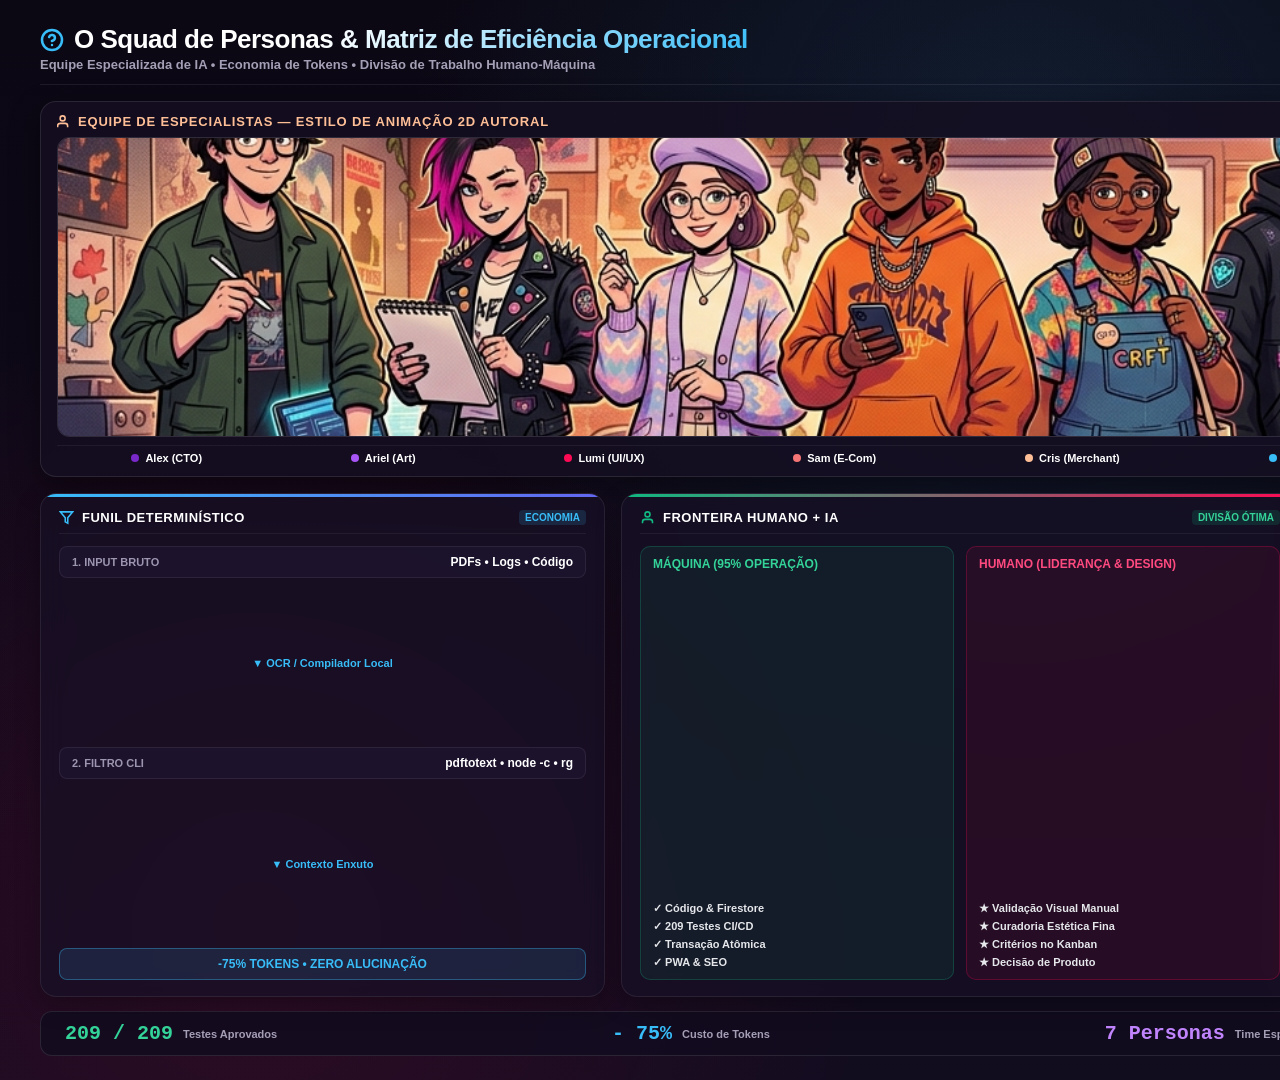
<file: presentation/metodologia_ia_governanca.html>
<!DOCTYPE html>
<html lang="pt-BR">
<head>
  <meta charset="UTF-8">
  <meta name="viewport" content="width=1920, height=1080, initial-scale=1.0">
  <title>Squad de Personas e Matriz de Eficiência - JEZ Collections</title>
  <style>
    * {
      margin: 0;
      padding: 0;
      box-sizing: border-box;
      -webkit-font-smoothing: antialiased;
    }

    body {
      width: 1920px;
      height: 1080px;
      background-color: #0b0713;
      background-image: 
        radial-gradient(circle at 80% 15%, rgba(56, 189, 248, 0.12) 0%, transparent 45%),
        radial-gradient(circle at 20% 85%, rgba(253, 10, 84, 0.12) 0%, transparent 45%),
        linear-gradient(180deg, #0b0713 0%, #120c1f 100%);
      font-family: -apple-system, BlinkMacSystemFont, "Segoe UI", Roboto, sans-serif;
      color: #f1f0f5;
      overflow: hidden;
      display: flex;
      flex-direction: column;
      padding: 24px 40px;
    }

    /* HEADER */
    .header {
      display: flex;
      justify-content: space-between;
      align-items: center;
      margin-bottom: 16px;
      border-bottom: 1px solid rgba(255, 255, 255, 0.08);
      padding-bottom: 12px;
    }

    .header-title-wrap h1 {
      font-size: 26px;
      font-weight: 900;
      letter-spacing: -0.5px;
      background: linear-gradient(135deg, #ffffff 40%, #38bdf8 100%);
      -webkit-background-clip: text;
      -webkit-text-fill-color: transparent;
      display: flex;
      align-items: center;
      gap: 10px;
    }

    .header-title-wrap p {
      font-size: 13px;
      color: #a59fb6;
      font-weight: 600;
      margin-top: 2px;
    }

    .header-badges {
      display: flex;
      gap: 10px;
    }

    .pill {
      padding: 5px 12px;
      border-radius: 999px;
      font-size: 11px;
      font-weight: 800;
      text-transform: uppercase;
      letter-spacing: 0.5px;
    }

    .pill-cyan { background: rgba(56, 189, 248, 0.15); color: #38bdf8; border: 1px solid rgba(56, 189, 248, 0.35); }
    .pill-magenta { background: rgba(253, 10, 84, 0.15); color: #ff4a80; border: 1px solid rgba(253, 10, 84, 0.35); }
    .pill-emerald { background: rgba(16, 185, 129, 0.15); color: #34d399; border: 1px solid rgba(16, 185, 129, 0.35); }

    /* SEÇÃO 1: BANNER DO SQUAD 2D (PARTE SUPERIOR) */
    .squad-banner-card {
      background: rgba(20, 14, 33, 0.8);
      border: 1px solid rgba(255, 255, 255, 0.1);
      border-radius: 16px;
      padding: 12px 16px;
      margin-bottom: 16px;
      display: flex;
      flex-direction: column;
      box-shadow: 0 10px 30px rgba(0, 0, 0, 0.4);
      position: relative;
    }

    .squad-banner-top {
      display: flex;
      justify-content: space-between;
      align-items: center;
      margin-bottom: 8px;
    }

    .squad-banner-title {
      font-size: 13px;
      font-weight: 800;
      text-transform: uppercase;
      letter-spacing: 0.8px;
      color: #febf97;
      display: flex;
      align-items: center;
      gap: 6px;
    }

    .squad-art-frame {
      width: 100%;
      height: 300px;
      border-radius: 12px;
      overflow: hidden;
      position: relative;
      border: 1px solid rgba(255, 255, 255, 0.12);
      box-shadow: inset 0 0 20px rgba(0, 0, 0, 0.8);
    }

    .squad-art-img {
      width: 100%;
      height: 100%;
      object-fit: cover;
      object-position: center 30%;
    }

    .squad-badges-row {
      display: flex;
      justify-content: space-around;
      margin-top: 8px;
      padding-top: 6px;
      border-top: 1px solid rgba(255, 255, 255, 0.06);
    }

    .persona-pill-tag {
      font-size: 11px;
      font-weight: 800;
      color: #ffffff;
      display: flex;
      align-items: center;
      gap: 6px;
    }

    .dot {
      width: 8px;
      height: 8px;
      border-radius: 50%;
    }

    /* SEÇÃO 2: MATRIZ DE EFICIÊNCIA (3 BLOCOS VISUAIS NA BASE) */
    .bottom-grid {
      display: grid;
      grid-template-columns: 1fr 1.2fr 1fr;
      gap: 16px;
      flex: 1;
      height: calc(1080px - 510px);
    }

    .matriz-card {
      background: rgba(23, 16, 38, 0.7);
      backdrop-filter: blur(14px);
      border: 1px solid rgba(255, 255, 255, 0.08);
      border-radius: 16px;
      padding: 16px 18px;
      display: flex;
      flex-direction: column;
      box-shadow: 0 8px 24px rgba(0, 0, 0, 0.3);
      position: relative;
      overflow: hidden;
    }

    .matriz-card::before {
      content: "";
      position: absolute;
      top: 0;
      left: 0;
      right: 0;
      height: 3px;
    }

    .card-funnel::before { background: linear-gradient(90deg, #38BDF8, #6366F1); }
    .card-hitl::before { background: linear-gradient(90deg, #10B981, #FD0A54); }
    .card-rule::before { background: linear-gradient(90deg, #A855F7, #FEBF97); }

    .matriz-card-header {
      display: flex;
      justify-content: space-between;
      align-items: center;
      margin-bottom: 12px;
      padding-bottom: 8px;
      border-bottom: 1px solid rgba(255, 255, 255, 0.06);
    }

    .matriz-card-title {
      font-size: 13px;
      font-weight: 800;
      text-transform: uppercase;
      letter-spacing: 0.5px;
      color: #ffffff;
      display: flex;
      align-items: center;
      gap: 8px;
    }

    /* BLOCO 1: FUNIL DETERMINÍSTICO */
    .funnel-steps {
      display: flex;
      flex-direction: column;
      gap: 8px;
      flex: 1;
      justify-content: space-between;
    }

    .funnel-stage {
      background: rgba(32, 22, 53, 0.6);
      border: 1px solid rgba(255, 255, 255, 0.07);
      border-radius: 8px;
      padding: 8px 12px;
      display: flex;
      align-items: center;
      justify-content: space-between;
    }

    .funnel-stage-label {
      font-size: 11px;
      font-weight: 800;
      color: #9d96b0;
      text-transform: uppercase;
    }

    .funnel-stage-value {
      font-size: 12px;
      font-weight: 700;
      color: #ffffff;
      display: flex;
      align-items: center;
      gap: 6px;
    }

    .funnel-arrow-down {
      display: flex;
      align-items: center;
      justify-content: center;
      color: #38BDF8;
      font-size: 11px;
      font-weight: 900;
      margin: -4px 0;
    }

    .funnel-result-box {
      background: rgba(56, 189, 248, 0.12);
      border: 1px solid rgba(56, 189, 248, 0.35);
      border-radius: 8px;
      padding: 8px 10px;
      text-align: center;
      font-size: 12px;
      font-weight: 800;
      color: #38bdf8;
    }

    /* BLOCO 2: FRONTEIRA HUMANO + IA */
    .hitl-split-box {
      display: grid;
      grid-template-columns: 1fr 1fr;
      gap: 12px;
      flex: 1;
    }

    .hitl-col {
      border-radius: 10px;
      padding: 10px 12px;
      display: flex;
      flex-direction: column;
      justify-content: space-between;
    }

    .hitl-col-ia {
      background: rgba(16, 185, 129, 0.08);
      border: 1px solid rgba(16, 185, 129, 0.25);
    }

    .hitl-col-human {
      background: rgba(253, 10, 84, 0.08);
      border: 1px solid rgba(253, 10, 84, 0.25);
    }

    .hitl-col-header {
      font-size: 12px;
      font-weight: 800;
      text-transform: uppercase;
      margin-bottom: 6px;
      display: flex;
      align-items: center;
      gap: 6px;
    }

    .hitl-col-ia .hitl-col-header { color: #34d399; }
    .hitl-col-human .hitl-col-header { color: #ff4a80; }

    .hitl-micro-list {
      list-style: none;
      display: flex;
      flex-direction: column;
      gap: 5px;
      font-size: 11px;
      color: #e5e7eb;
      font-weight: 600;
    }

    .hitl-micro-list li {
      display: flex;
      align-items: center;
      gap: 6px;
    }

    /* BLOCO 3: REGRA DA REPETIÇÃO & SKILLS */
    .rule-decision-tree {
      display: flex;
      flex-direction: column;
      gap: 8px;
      flex: 1;
      justify-content: space-between;
    }

    .decision-question-box {
      background: rgba(168, 85, 247, 0.12);
      border: 1px solid rgba(168, 85, 247, 0.35);
      border-radius: 8px;
      padding: 8px 12px;
      text-align: center;
      font-size: 12px;
      font-weight: 800;
      color: #e9d5ff;
    }

    .decision-branches {
      display: flex;
      gap: 10px;
    }

    .branch-box {
      flex: 1;
      background: rgba(32, 22, 53, 0.6);
      border: 1px solid rgba(255, 255, 255, 0.08);
      border-radius: 8px;
      padding: 8px 10px;
      display: flex;
      flex-direction: column;
      gap: 4px;
    }

    .branch-tag {
      font-size: 10px;
      font-weight: 800;
      padding: 2px 6px;
      border-radius: 4px;
      width: fit-content;
    }

    .branch-tag-no { background: rgba(255, 255, 255, 0.1); color: #ccc; }
    .branch-tag-yes { background: rgba(253, 10, 84, 0.25); color: #ff4a80; }

    .branch-action {
      font-size: 11px;
      font-weight: 700;
      color: #ffffff;
      line-height: 1.3;
    }

    /* METRICS FOOTER */
    .metrics-bar {
      margin-top: 14px;
      background: rgba(18, 12, 31, 0.85);
      border: 1px solid rgba(255, 255, 255, 0.1);
      border-radius: 12px;
      padding: 10px 24px;
      display: flex;
      justify-content: space-between;
      align-items: center;
    }

    .metric-item {
      display: flex;
      align-items: center;
      gap: 10px;
    }

    .metric-value {
      font-size: 20px;
      font-weight: 900;
      font-family: ui-monospace, Consolas, monospace;
    }

    .metric-label {
      font-size: 11px;
      color: #a59fb6;
      font-weight: 700;
    }
  </style>
</head>
<body>

  <!-- HEADER -->
  <header class="header">
    <div class="header-title-wrap">
      <h1>
        <svg width="24" height="24" viewBox="0 0 24 24" fill="none" stroke="#38BDF8" stroke-width="2.5" stroke-linecap="round" stroke-linejoin="round">
          <circle cx="12" cy="12" r="10"></circle>
          <path d="M9.09 9a3 3 0 0 1 5.83 1c0 2-3 3-3 3"></path>
          <line x1="12" y1="17" x2="12.01" y2="17"></line>
        </svg>
        O Squad de Personas & Matriz de Eficiência Operacional
      </h1>
      <p>Equipe Especializada de IA • Economia de Tokens • Divisão de Trabalho Humano-Máquina</p>
    </div>
    <div class="header-badges">
      <span class="pill pill-cyan">Deterministic First</span>
      <span class="pill pill-magenta">Orquestrador Leve</span>
      <span class="pill pill-emerald">Human-in-the-Loop</span>
    </div>
  </header>

  <!-- 1. BANNER DO SQUAD 2D -->
  <section class="squad-banner-card">
    <div class="squad-banner-top">
      <span class="squad-banner-title">
        <svg width="15" height="15" viewBox="0 0 24 24" fill="none" stroke="currentColor" stroke-width="2.5"><path d="M17 21v-2a4 4 0 0 0-4-4H5a4 4 0 0 0-4 4v2"></path><circle cx="9" cy="7" r="4"></circle></svg>
        Equipe de Especialistas — Estilo de Animação 2D Autoral
      </span>
      <span style="font-size: 11px; color: #a59fb6; font-weight: 600;">Diretório /personas • Perfis Descolados & Alternativos</span>
    </div>
    <div class="squad-art-frame">
      <img src="personas_squad_art.jpg" alt="Squad de Personas 2D" class="squad-art-img">
    </div>
    <div class="squad-badges-row">
      <div class="persona-pill-tag"><span class="dot" style="background: #7928CA;"></span>Alex (CTO)</div>
      <div class="persona-pill-tag"><span class="dot" style="background: #A855F7;"></span>Ariel (Art)</div>
      <div class="persona-pill-tag"><span class="dot" style="background: #FD0A54;"></span>Lumi (UI/UX)</div>
      <div class="persona-pill-tag"><span class="dot" style="background: #F57576;"></span>Sam (E-Com)</div>
      <div class="persona-pill-tag"><span class="dot" style="background: #FEBF97;"></span>Cris (Merchant)</div>
      <div class="persona-pill-tag"><span class="dot" style="background: #38BDF8;"></span>Morgan (Sec)</div>
      <div class="persona-pill-tag"><span class="dot" style="background: #10B981;"></span>Noa (Perf)</div>
      <div class="persona-pill-tag"><span class="dot" style="background: #34D399;"></span>Robin (QA)</div>
    </div>
  </section>

  <!-- 2. MATRIZ DE EFICIÊNCIA (3 CARDS VISUAIS) -->
  <main class="bottom-grid">

    <!-- FUNIL DETERMINÍSTICO -->
    <div class="matriz-card card-funnel">
      <div class="matriz-card-header">
        <span class="matriz-card-title">
          <svg width="15" height="15" viewBox="0 0 24 24" fill="none" stroke="#38BDF8" stroke-width="2.5"><polygon points="22 3 2 3 10 12.46 10 19 14 21 14 12.46 22 3"></polygon></svg>
          Funil Determinístico
        </span>
        <span style="font-size: 10px; font-weight: 800; color: #38BDF8; background: rgba(56, 189, 248, 0.15); padding: 2px 6px; border-radius: 4px;">ECONOMIA</span>
      </div>
      <div class="funnel-steps">
        <div class="funnel-stage">
          <span class="funnel-stage-label">1. Input Bruto</span>
          <span class="funnel-stage-value">PDFs • Logs • Código</span>
        </div>
        <div class="funnel-arrow-down">▼ OCR / Compilador Local</div>
        <div class="funnel-stage">
          <span class="funnel-stage-label">2. Filtro CLI</span>
          <span class="funnel-stage-value">pdftotext • node -c • rg</span>
        </div>
        <div class="funnel-arrow-down">▼ Contexto Enxuto</div>
        <div class="funnel-result-box">
          -75% TOKENS • ZERO ALUCINAÇÃO
        </div>
      </div>
    </div>

    <!-- FRONTEIRA HUMANO + IA -->
    <div class="matriz-card card-hitl">
      <div class="matriz-card-header">
        <span class="matriz-card-title">
          <svg width="15" height="15" viewBox="0 0 24 24" fill="none" stroke="#10B981" stroke-width="2.5"><path d="M20 21v-2a4 4 0 0 0-4-4H8a4 4 0 0 0-4 4v2"></path><circle cx="12" cy="7" r="4"></circle></svg>
          Fronteira Humano + IA
        </span>
        <span style="font-size: 10px; font-weight: 800; color: #34D399; background: rgba(16, 185, 129, 0.15); padding: 2px 6px; border-radius: 4px;">DIVISÃO ÓTIMA</span>
      </div>
      <div class="hitl-split-box">
        <div class="hitl-col hitl-col-ia">
          <div class="hitl-col-header">Máquina (95% Operação)</div>
          <ul class="hitl-micro-list">
            <li>✓ Código & Firestore</li>
            <li>✓ 209 Testes CI/CD</li>
            <li>✓ Transação Atômica</li>
            <li>✓ PWA & SEO</li>
          </ul>
        </div>
        <div class="hitl-col hitl-col-human">
          <div class="hitl-col-header">Humano (Liderança & Design)</div>
          <ul class="hitl-micro-list">
            <li>★ Validação Visual Manual</li>
            <li>★ Curadoria Estética Fina</li>
            <li>★ Critérios no Kanban</li>
            <li>★ Decisão de Produto</li>
          </ul>
        </div>
      </div>
    </div>

    <!-- REGRA DA REPETIÇÃO & SKILLS -->
    <div class="matriz-card card-rule">
      <div class="matriz-card-header">
        <span class="matriz-card-title">
          <svg width="15" height="15" viewBox="0 0 24 24" fill="none" stroke="#A855F7" stroke-width="2.5"><polyline points="16 18 22 12 16 6"></polyline><polyline points="8 6 2 12 8 18"></polyline></svg>
          Regra de Expansão
        </span>
        <span style="font-size: 10px; font-weight: 800; color: #C084FC; background: rgba(168, 85, 247, 0.15); padding: 2px 6px; border-radius: 4px;">MODULARIDADE</span>
      </div>
      <div class="rule-decision-tree">
        <div class="decision-question-box">
          Orquestrador precisou executar manualmente > 1 vez?
        </div>
        <div class="decision-branches">
          <div class="branch-box">
            <span class="branch-tag branch-tag-no">NÃO</span>
            <span class="branch-action">Executa Pontual</span>
          </div>
          <div class="branch-box" style="border-color: rgba(253, 10, 84, 0.35);">
            <span class="branch-tag branch-tag-yes">SIM</span>
            <span class="branch-action">Instancia Nova Persona ou Empacota Skill</span>
          </div>
        </div>
        <div style="font-size: 11px; text-align: center; color: #febf97; font-weight: 700; margin-top: 4px;">
          Resultado: Orquestrador 100% Leve
        </div>
      </div>
    </div>

  </main>

  <!-- METRICS FOOTER -->
  <footer class="metrics-bar">
    <div class="metric-item">
      <span class="metric-value" style="color: #34d399;">209 / 209</span>
      <span class="metric-label">Testes Aprovados</span>
    </div>
    <div class="metric-item">
      <span class="metric-value" style="color: #38bdf8;">- 75%</span>
      <span class="metric-label">Custo de Tokens</span>
    </div>
    <div class="metric-item">
      <span class="metric-value" style="color: #c084fc;">7 Personas</span>
      <span class="metric-label">Time Especialista</span>
    </div>
    <div class="metric-item">
      <span class="metric-value" style="color: #ff4a80;">ZERO</span>
      <span class="metric-label">Regressões em Produção</span>
    </div>
  </footer>

</body>
</html>
</file>
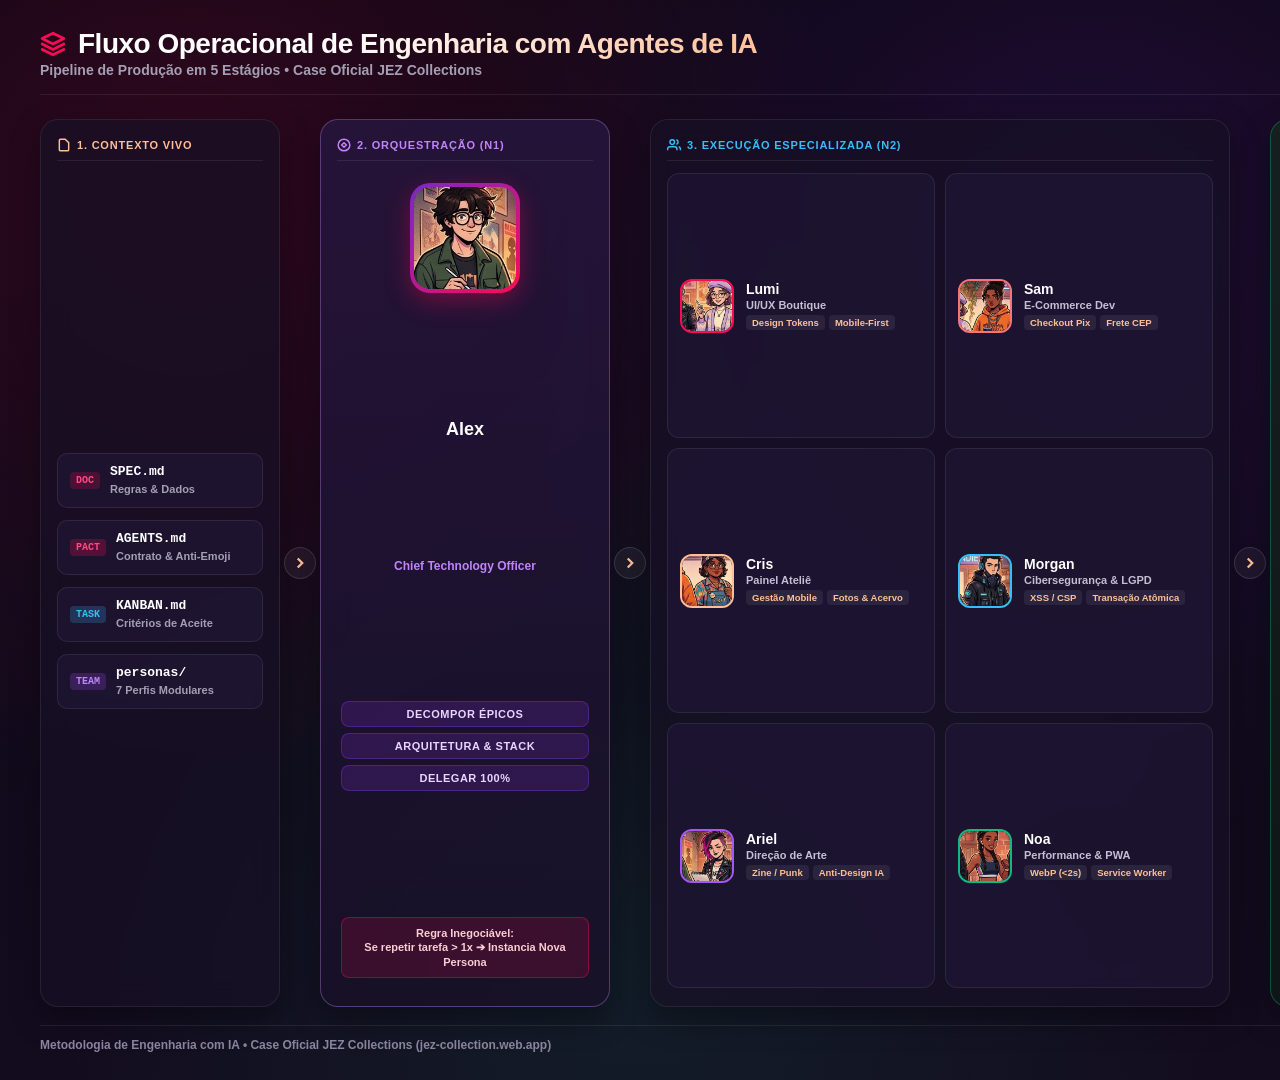
<file: presentation/metodologia_ia_organograma.html>
<!DOCTYPE html>
<html lang="pt-BR">
<head>
  <meta charset="UTF-8">
  <meta name="viewport" content="width=1920, height=1080, initial-scale=1.0">
  <title>Fluxo de Engenharia com Agentes de IA - JEZ Collections</title>
  <style>
    * {
      margin: 0;
      padding: 0;
      box-sizing: border-box;
      -webkit-font-smoothing: antialiased;
    }

    body {
      width: 1920px;
      height: 1080px;
      background-color: #0b0713;
      background-image: 
        radial-gradient(circle at 15% 15%, rgba(253, 10, 84, 0.14) 0%, transparent 45%),
        radial-gradient(circle at 85% 20%, rgba(121, 40, 202, 0.16) 0%, transparent 45%),
        radial-gradient(circle at 50% 90%, rgba(16, 185, 129, 0.10) 0%, transparent 50%),
        linear-gradient(180deg, #0b0713 0%, #130c1f 100%);
      font-family: -apple-system, BlinkMacSystemFont, "Segoe UI", Roboto, sans-serif;
      color: #f1f0f5;
      overflow: hidden;
      display: flex;
      flex-direction: column;
      padding: 28px 40px;
    }

    /* HEADER */
    .header {
      display: flex;
      justify-content: space-between;
      align-items: center;
      margin-bottom: 24px;
      border-bottom: 1px solid rgba(255, 255, 255, 0.08);
      padding-bottom: 16px;
    }

    .header-title-wrap h1 {
      font-size: 28px;
      font-weight: 900;
      letter-spacing: -0.5px;
      background: linear-gradient(135deg, #ffffff 40%, #febf97 100%);
      -webkit-background-clip: text;
      -webkit-text-fill-color: transparent;
      display: flex;
      align-items: center;
      gap: 12px;
    }

    .header-title-wrap p {
      font-size: 14px;
      color: #a59fb6;
      font-weight: 600;
      margin-top: 2px;
    }

    .header-badges {
      display: flex;
      gap: 10px;
    }

    .pill {
      padding: 6px 14px;
      border-radius: 999px;
      font-size: 11px;
      font-weight: 800;
      text-transform: uppercase;
      letter-spacing: 0.5px;
      display: inline-flex;
      align-items: center;
      gap: 6px;
    }

    .pill-magenta { background: rgba(253, 10, 84, 0.18); color: #ff4a80; border: 1px solid rgba(253, 10, 84, 0.4); }
    .pill-purple { background: rgba(147, 51, 234, 0.18); color: #c084fc; border: 1px solid rgba(147, 51, 234, 0.4); }
    .pill-emerald { background: rgba(16, 185, 129, 0.18); color: #34d399; border: 1px solid rgba(16, 185, 129, 0.4); }

    /* PIPELINE GRID DE 5 ETAPAS */
    .pipeline-container {
      display: grid;
      grid-template-columns: 240px 40px 290px 40px 580px 40px 270px 40px 210px;
      align-items: center;
      flex: 1;
      height: calc(1080px - 145px);
    }

    /* CONECTOR VISUAL ENTRE ETAPAS */
    .flow-connector {
      display: flex;
      align-items: center;
      justify-content: center;
      position: relative;
    }

    .flow-arrow {
      width: 32px;
      height: 32px;
      border-radius: 50%;
      background: rgba(255, 255, 255, 0.05);
      border: 1px solid rgba(255, 255, 255, 0.12);
      display: flex;
      align-items: center;
      justify-content: center;
      color: #febf97;
    }

    /* CARD DE ETAPA */
    .stage-card {
      height: 100%;
      background: rgba(23, 16, 38, 0.7);
      backdrop-filter: blur(14px);
      border: 1px solid rgba(255, 255, 255, 0.08);
      border-radius: 18px;
      padding: 18px 16px;
      display: flex;
      flex-direction: column;
      box-shadow: 0 12px 30px rgba(0, 0, 0, 0.35);
      position: relative;
    }

    .stage-badge {
      display: inline-flex;
      align-items: center;
      gap: 6px;
      font-size: 11px;
      font-weight: 800;
      text-transform: uppercase;
      letter-spacing: 0.8px;
      margin-bottom: 12px;
      padding-bottom: 8px;
      border-bottom: 1px solid rgba(255, 255, 255, 0.08);
    }

    /* ETAPA 1: CONTEXTO */
    .stage-1 .stage-badge { color: #febf97; }
    .file-mini-list {
      display: flex;
      flex-direction: column;
      gap: 12px;
      flex: 1;
      justify-content: center;
    }

    .file-mini-box {
      background: rgba(34, 24, 55, 0.7);
      border: 1px solid rgba(255, 255, 255, 0.08);
      border-radius: 10px;
      padding: 10px 12px;
      display: flex;
      align-items: center;
      gap: 10px;
    }

    .file-ext-tag {
      font-size: 10px;
      font-weight: 800;
      font-family: monospace;
      padding: 3px 6px;
      border-radius: 4px;
      background: rgba(253, 10, 84, 0.2);
      color: #ff4a80;
    }

    .file-title-text strong {
      font-size: 13px;
      color: #ffffff;
      display: block;
      font-family: monospace;
    }

    .file-title-text span {
      font-size: 11px;
      color: #a59fb6;
      font-weight: 600;
    }

    /* ETAPA 2: ORQUESTRADOR */
    .stage-2 {
      border: 1px solid rgba(192, 132, 252, 0.35);
      background: linear-gradient(180deg, rgba(38, 23, 64, 0.8) 0%, rgba(24, 16, 40, 0.8) 100%);
    }

    .stage-2 .stage-badge { color: #c084fc; }

    .alex-hero-card {
      display: flex;
      flex-direction: column;
      align-items: center;
      text-align: center;
      padding: 10px 4px;
      flex: 1;
      justify-content: space-between;
    }

    .alex-avatar-wrap {
      width: 110px;
      height: 110px;
      border-radius: 20px;
      padding: 4px;
      background: linear-gradient(135deg, #7928CA, #FD0A54);
      box-shadow: 0 8px 24px rgba(253, 10, 84, 0.35);
      margin-bottom: 10px;
    }

    .alex-avatar-img {
      width: 100%;
      height: 100%;
      border-radius: 16px;
      object-fit: cover;
    }

    .alex-name {
      font-size: 18px;
      font-weight: 900;
      color: #ffffff;
      margin-bottom: 2px;
    }

    .alex-role {
      font-size: 12px;
      color: #c084fc;
      font-weight: 700;
      margin-bottom: 12px;
    }

    .alex-tags {
      display: flex;
      flex-direction: column;
      gap: 6px;
      width: 100%;
    }

    .alex-tag {
      background: rgba(147, 51, 234, 0.18);
      border: 1px solid rgba(147, 51, 234, 0.35);
      color: #e9d5ff;
      font-size: 11px;
      font-weight: 800;
      padding: 6px 8px;
      border-radius: 8px;
      text-transform: uppercase;
      letter-spacing: 0.5px;
    }

    .golden-rule-pill {
      background: rgba(253, 10, 84, 0.15);
      border: 1px solid rgba(253, 10, 84, 0.4);
      color: #fecdd3;
      padding: 8px 10px;
      border-radius: 8px;
      font-size: 11px;
      font-weight: 700;
      margin-top: 10px;
      line-height: 1.3;
    }

    /* ETAPA 3: ESPECIALISTAS (GRADE 2x3 COM AVATARES) */
    .stage-3 .stage-badge { color: #38bdf8; }

    .specialists-grid {
      display: grid;
      grid-template-columns: 1fr 1fr;
      grid-template-rows: repeat(3, 1fr);
      gap: 10px;
      flex: 1;
    }

    .spec-card {
      background: rgba(32, 22, 53, 0.7);
      border: 1px solid rgba(255, 255, 255, 0.08);
      border-radius: 12px;
      padding: 10px 12px;
      display: flex;
      align-items: center;
      gap: 12px;
      position: relative;
    }

    .spec-avatar {
      width: 54px;
      height: 54px;
      border-radius: 12px;
      object-fit: cover;
      flex-shrink: 0;
      border: 2px solid rgba(255, 255, 255, 0.15);
    }

    .spec-info {
      display: flex;
      flex-direction: column;
      overflow: hidden;
    }

    .spec-title-row {
      display: flex;
      align-items: center;
      gap: 6px;
      margin-bottom: 2px;
    }

    .spec-name {
      font-size: 14px;
      font-weight: 800;
      color: #ffffff;
    }

    .spec-role-label {
      font-size: 11px;
      font-weight: 700;
      color: #c4bfd4;
      margin-bottom: 4px;
    }

    .spec-microtags {
      display: flex;
      gap: 4px;
      flex-wrap: wrap;
    }

    .microtag {
      font-size: 9.5px;
      font-weight: 700;
      padding: 2px 6px;
      border-radius: 4px;
      background: rgba(255, 255, 255, 0.07);
      color: #febf97;
    }

    /* ETAPA 4: QUALIDADE (ROBIN + SUPERVISOR) */
    .stage-4 {
      border: 1px solid rgba(16, 185, 129, 0.35);
      background: linear-gradient(180deg, rgba(20, 38, 30, 0.8) 0%, rgba(14, 25, 20, 0.8) 100%);
    }

    .stage-4 .stage-badge { color: #34d399; }

    .quality-blocks {
      display: flex;
      flex-direction: column;
      gap: 12px;
      flex: 1;
      justify-content: space-between;
    }

    .robin-card {
      background: rgba(16, 185, 129, 0.12);
      border: 1px solid rgba(16, 185, 129, 0.3);
      border-radius: 12px;
      padding: 12px;
      display: flex;
      flex-direction: column;
      align-items: center;
      text-align: center;
    }

    .robin-avatar-wrap {
      width: 70px;
      height: 70px;
      border-radius: 16px;
      padding: 2px;
      background: #10B981;
      margin-bottom: 6px;
    }

    .robin-avatar-img {
      width: 100%;
      height: 100%;
      border-radius: 14px;
      object-fit: cover;
    }

    .robin-name {
      font-size: 15px;
      font-weight: 900;
      color: #ffffff;
    }

    .robin-role {
      font-size: 11px;
      font-weight: 700;
      color: #34d399;
      margin-bottom: 6px;
    }

    .stat-badge-209 {
      background: #10B981;
      color: #064e3b;
      font-size: 11px;
      font-weight: 900;
      padding: 3px 8px;
      border-radius: 999px;
      letter-spacing: 0.5px;
    }

    .supervisor-mini-card {
      background: rgba(245, 158, 11, 0.12);
      border: 1px solid rgba(245, 158, 11, 0.3);
      border-radius: 12px;
      padding: 10px;
      text-align: center;
    }

    .sup-title {
      font-size: 12px;
      font-weight: 800;
      color: #fbbf24;
      margin-bottom: 6px;
    }

    .sup-decisions {
      display: flex;
      gap: 6px;
    }

    .sup-btn {
      flex: 1;
      font-size: 10px;
      font-weight: 800;
      padding: 5px 2px;
      border-radius: 6px;
    }

    .sup-btn-pass { background: rgba(16, 185, 129, 0.3); color: #6ee7b7; border: 1px solid #10B981; }
    .sup-btn-redo { background: rgba(239, 68, 68, 0.3); color: #fca5a5; border: 1px solid #EF4444; }

    /* ETAPA 5: DEPLOY CONTÍNUO */
    .stage-5 .stage-badge { color: #a78bfa; }

    .deploy-boxes {
      display: flex;
      flex-direction: column;
      gap: 12px;
      flex: 1;
      justify-content: center;
    }

    .deploy-step {
      background: rgba(34, 24, 55, 0.7);
      border: 1px solid rgba(255, 255, 255, 0.08);
      border-radius: 10px;
      padding: 12px;
      display: flex;
      align-items: center;
      gap: 10px;
    }

    .deploy-step-num {
      width: 24px;
      height: 24px;
      border-radius: 50%;
      background: #7928CA;
      color: white;
      font-size: 11px;
      font-weight: 900;
      display: flex;
      align-items: center;
      justify-content: center;
      flex-shrink: 0;
    }

    .deploy-text strong {
      font-size: 13px;
      color: #ffffff;
      display: block;
    }

    .deploy-text span {
      font-size: 11px;
      color: #9d96b0;
      font-weight: 600;
    }

    /* FOOTER */
    .footer-bar {
      margin-top: 18px;
      padding-top: 12px;
      border-top: 1px solid rgba(255, 255, 255, 0.08);
      display: flex;
      justify-content: space-between;
      align-items: center;
      font-size: 12px;
      color: #8c859f;
      font-weight: 600;
    }
  </style>
</head>
<body>

  <!-- HEADER -->
  <header class="header">
    <div class="header-title-wrap">
      <h1>
        <svg width="26" height="26" viewBox="0 0 24 24" fill="none" stroke="#FD0A54" stroke-width="2.5" stroke-linecap="round" stroke-linejoin="round">
          <polygon points="12 2 2 7 12 12 22 7 12 2"></polygon>
          <polyline points="2 17 12 22 22 17"></polyline>
          <polyline points="2 12 12 17 22 12"></polyline>
        </svg>
        Fluxo Operacional de Engenharia com Agentes de IA
      </h1>
      <p>Pipeline de Produção em 5 Estágios • Case Oficial JEZ Collections</p>
    </div>
    <div class="header-badges">
      <span class="pill pill-purple">Topologia em 2 Níveis</span>
      <span class="pill pill-magenta">Zero Regressão</span>
      <span class="pill pill-emerald">209 Testes (100%)</span>
    </div>
  </header>

  <!-- PIPELINE 5 ESTÁGIOS -->
  <main class="pipeline-container">

    <!-- 1. CONTEXTO VIVO -->
    <div class="stage-card stage-1">
      <div class="stage-badge">
        <svg width="14" height="14" viewBox="0 0 24 24" fill="none" stroke="currentColor" stroke-width="2.5"><path d="M14 2H6a2 2 0 0 0-2 2v16a2 2 0 0 0 2 2h12a2 2 0 0 0 2-2V8z"></path></svg>
        1. Contexto Vivo
      </div>
      <div class="file-mini-list">
        <div class="file-mini-box">
          <span class="file-ext-tag">DOC</span>
          <div class="file-title-text">
            <strong>SPEC.md</strong>
            <span>Regras & Dados</span>
          </div>
        </div>
        <div class="file-mini-box">
          <span class="file-ext-tag" style="background: rgba(253, 10, 84, 0.25); color: #ff4a80;">PACT</span>
          <div class="file-title-text">
            <strong>AGENTS.md</strong>
            <span>Contrato & Anti-Emoji</span>
          </div>
        </div>
        <div class="file-mini-box">
          <span class="file-ext-tag" style="background: rgba(56, 189, 248, 0.2); color: #38bdf8;">TASK</span>
          <div class="file-title-text">
            <strong>KANBAN.md</strong>
            <span>Critérios de Aceite</span>
          </div>
        </div>
        <div class="file-mini-box">
          <span class="file-ext-tag" style="background: rgba(168, 85, 247, 0.2); color: #c084fc;">TEAM</span>
          <div class="file-title-text">
            <strong>personas/</strong>
            <span>7 Perfis Modulares</span>
          </div>
        </div>
      </div>
    </div>

    <!-- CONECTOR 1 -> 2 -->
    <div class="flow-connector">
      <div class="flow-arrow">
        <svg width="18" height="18" viewBox="0 0 24 24" fill="none" stroke="currentColor" stroke-width="3"><polyline points="9 18 15 12 9 6"></polyline></svg>
      </div>
    </div>

    <!-- 2. ORQUESTRADOR LÍDER -->
    <div class="stage-card stage-2">
      <div class="stage-badge">
        <svg width="14" height="14" viewBox="0 0 24 24" fill="none" stroke="currentColor" stroke-width="2.5"><circle cx="12" cy="12" r="10"></circle><polygon points="12 8 8 12 12 16 16 12 12 8"></polygon></svg>
        2. Orquestração (N1)
      </div>
      <div class="alex-hero-card">
        <div class="alex-avatar-wrap">
          <img src="avatars/alex.jpg" alt="Alex CTO" class="alex-avatar-img">
        </div>
        <div class="alex-name">Alex</div>
        <div class="alex-role">Chief Technology Officer</div>
        <div class="alex-tags">
          <div class="alex-tag">Decompor Épicos</div>
          <div class="alex-tag">Arquitetura & Stack</div>
          <div class="alex-tag">Delegar 100%</div>
        </div>
        <div class="golden-rule-pill">
          <strong>Regra Inegociável:</strong><br>
          Se repetir tarefa > 1x ➔ Instancia Nova Persona
        </div>
      </div>
    </div>

    <!-- CONECTOR 2 -> 3 -->
    <div class="flow-connector">
      <div class="flow-arrow">
        <svg width="18" height="18" viewBox="0 0 24 24" fill="none" stroke="currentColor" stroke-width="3"><polyline points="9 18 15 12 9 6"></polyline></svg>
      </div>
    </div>

    <!-- 3. TIME DE ESPECIALISTAS -->
    <div class="stage-card stage-3">
      <div class="stage-badge">
        <svg width="14" height="14" viewBox="0 0 24 24" fill="none" stroke="currentColor" stroke-width="2.5"><path d="M17 21v-2a4 4 0 0 0-4-4H5a4 4 0 0 0-4 4v2"></path><circle cx="9" cy="7" r="4"></circle><path d="M23 21v-2a4 4 0 0 0-3-3.87"></path><path d="M16 3.13a4 4 0 0 1 0 7.75"></path></svg>
        3. Execução Especializada (N2)
      </div>
      <div class="specialists-grid">
        
        <!-- LUMI -->
        <div class="spec-card">
          <img src="avatars/lumi.jpg" alt="Lumi" class="spec-avatar" style="border-color: #FD0A54;">
          <div class="spec-info">
            <div class="spec-title-row">
              <span class="spec-name">Lumi</span>
            </div>
            <span class="spec-role-label">UI/UX Boutique</span>
            <div class="spec-microtags">
              <span class="microtag">Design Tokens</span>
              <span class="microtag">Mobile-First</span>
            </div>
          </div>
        </div>

        <!-- SAM -->
        <div class="spec-card">
          <img src="avatars/sam.jpg" alt="Sam" class="spec-avatar" style="border-color: #F57576;">
          <div class="spec-info">
            <div class="spec-title-row">
              <span class="spec-name">Sam</span>
            </div>
            <span class="spec-role-label">E-Commerce Dev</span>
            <div class="spec-microtags">
              <span class="microtag">Checkout Pix</span>
              <span class="microtag">Frete CEP</span>
            </div>
          </div>
        </div>

        <!-- CRIS -->
        <div class="spec-card">
          <img src="avatars/cris.jpg" alt="Cris" class="spec-avatar" style="border-color: #FEBF97;">
          <div class="spec-info">
            <div class="spec-title-row">
              <span class="spec-name">Cris</span>
            </div>
            <span class="spec-role-label">Painel Ateliê</span>
            <div class="spec-microtags">
              <span class="microtag">Gestão Mobile</span>
              <span class="microtag">Fotos & Acervo</span>
            </div>
          </div>
        </div>

        <!-- MORGAN -->
        <div class="spec-card">
          <img src="avatars/morgan.jpg" alt="Morgan" class="spec-avatar" style="border-color: #38BDF8;">
          <div class="spec-info">
            <div class="spec-title-row">
              <span class="spec-name">Morgan</span>
            </div>
            <span class="spec-role-label">Cibersegurança & LGPD</span>
            <div class="spec-microtags">
              <span class="microtag">XSS / CSP</span>
              <span class="microtag">Transação Atômica</span>
            </div>
          </div>
        </div>

        <!-- ARIEL -->
        <div class="spec-card">
          <img src="avatars/ariel.jpg" alt="Ariel" class="spec-avatar" style="border-color: #A855F7;">
          <div class="spec-info">
            <div class="spec-title-row">
              <span class="spec-name">Ariel</span>
            </div>
            <span class="spec-role-label">Direção de Arte</span>
            <div class="spec-microtags">
              <span class="microtag">Zine / Punk</span>
              <span class="microtag">Anti-Design IA</span>
            </div>
          </div>
        </div>

        <!-- NOA -->
        <div class="spec-card">
          <img src="avatars/noa.jpg" alt="Noa" class="spec-avatar" style="border-color: #10B981;">
          <div class="spec-info">
            <div class="spec-title-row">
              <span class="spec-name">Noa</span>
            </div>
            <span class="spec-role-label">Performance & PWA</span>
            <div class="spec-microtags">
              <span class="microtag">WebP (<2s)</span>
              <span class="microtag">Service Worker</span>
            </div>
          </div>
        </div>

      </div>
    </div>

    <!-- CONECTOR 3 -> 4 -->
    <div class="flow-connector">
      <div class="flow-arrow">
        <svg width="18" height="18" viewBox="0 0 24 24" fill="none" stroke="currentColor" stroke-width="3"><polyline points="9 18 15 12 9 6"></polyline></svg>
      </div>
    </div>

    <!-- 4. PORTÃO DE QUALIDADE -->
    <div class="stage-card stage-4">
      <div class="stage-badge">
        <svg width="14" height="14" viewBox="0 0 24 24" fill="none" stroke="currentColor" stroke-width="2.5"><path d="M12 22s8-4 8-10V5l-8-3-8 3v7c0 6 8 10 8 10z"></path></svg>
        4. Portão de Qualidade
      </div>
      <div class="quality-blocks">
        
        <!-- ROBIN QA -->
        <div class="robin-card">
          <div class="robin-avatar-wrap">
            <img src="avatars/robin.jpg" alt="Robin QA" class="robin-avatar-img">
          </div>
          <div class="robin-name">Robin (QA)</div>
          <div class="robin-role">Auditoria Anti-Regressão</div>
          <span class="stat-badge-209">209 TESTES (100%)</span>
          <span style="font-size: 10px; color: #a7f3d0; margin-top: 4px; font-weight: 700;">node -c Sintaxe • CSP • Cart</span>
        </div>

        <!-- SUPERVISOR -->
        <div class="supervisor-mini-card">
          <div class="sup-title">Supervisor (Judge) • Próximo Nível</div>
          <div style="font-size: 10px; color: #fde68a; margin-bottom: 6px; font-weight: 600;">Avalia Critérios de Aceite</div>
          <div class="sup-decisions">
            <div class="sup-btn sup-btn-pass">APROVAR</div>
            <div class="sup-btn sup-btn-redo">REFAZER</div>
          </div>
        </div>

      </div>
    </div>

    <!-- CONECTOR 4 -> 5 -->
    <div class="flow-connector">
      <div class="flow-arrow">
        <svg width="18" height="18" viewBox="0 0 24 24" fill="none" stroke="currentColor" stroke-width="3"><polyline points="9 18 15 12 9 6"></polyline></svg>
      </div>
    </div>

    <!-- 5. DEPLOY CONTÍNUO -->
    <div class="stage-card stage-5">
      <div class="stage-badge">
        <svg width="14" height="14" viewBox="0 0 24 24" fill="none" stroke="currentColor" stroke-width="2.5"><circle cx="12" cy="12" r="10"></circle><polyline points="12 6 12 12 14 14"></polyline></svg>
        5. Deploy Contínuo
      </div>
      <div class="deploy-boxes">
        <div class="deploy-step">
          <div class="deploy-step-num">1</div>
          <div class="deploy-text">
            <strong>Git & GitHub</strong>
            <span>Commits Atômicos</span>
          </div>
        </div>
        <div class="deploy-step">
          <div class="deploy-step-num">2</div>
          <div class="deploy-text">
            <strong>GitHub Actions</strong>
            <span>CI / Testes Obrigatórios</span>
          </div>
        </div>
        <div class="deploy-step">
          <div class="deploy-step-num">3</div>
          <div class="deploy-text">
            <strong>Firebase Hosting</strong>
            <span>Zero Downtime</span>
          </div>
        </div>
      </div>
    </div>

  </main>

  <!-- FOOTER -->
  <footer class="footer-bar">
    <div>Metodologia de Engenharia com IA • Case Oficial JEZ Collections (jez-collection.web.app)</div>
    <div style="color: #febf97;">Entrada de Contexto ➔ Orquestração ➔ Especialização ➔ Qualidade & Auditoria ➔ Produção</div>
  </footer>

</body>
</html>
</file>
